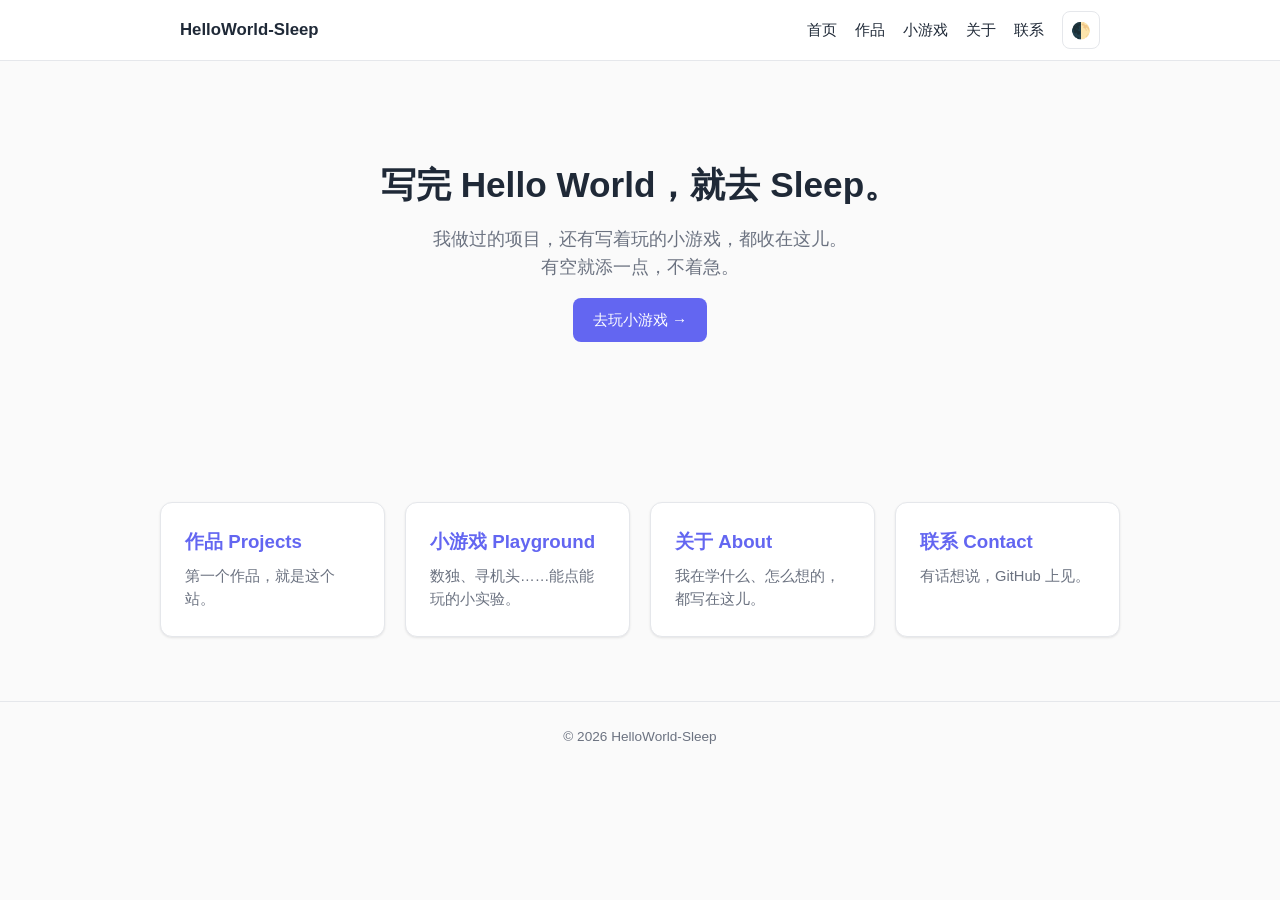
<file: index.html>
<!DOCTYPE html>
<html lang="zh-CN">
<head>
  <meta charset="UTF-8">
  <meta name="viewport" content="width=device-width, initial-scale=1.0">
  <title>HelloWorld-Sleep · 个人站</title>
  <link rel="stylesheet" href="css/base.css">
</head>
<body>
  <header class="site-header">
    <nav class="nav container">
      <a href="index.html" class="brand">HelloWorld-Sleep</a>
      <button class="nav-toggle" aria-label="打开菜单">☰</button>
      <ul class="nav-links">
        <li><a href="index.html">首页</a></li>
        <li><a href="projects.html">作品</a></li>
        <li><a href="playground.html">小游戏</a></li>
        <li><a href="about.html">关于</a></li>
        <li><a href="contact.html">联系</a></li>
        <li><button class="theme-toggle" aria-label="切换明暗">🌓</button></li>
      </ul>
    </nav>
  </header>

  <main>
    <section class="hero container">
      <h1>写完 Hello World，就去 Sleep。</h1>
      <p>我做过的项目，还有写着玩的小游戏，都收在这儿。<br>有空就添一点，不着急。</p>
      <a class="btn" href="playground.html">去玩小游戏 →</a>
    </section>

    <section class="section container">
      <div class="card-grid">
        <a class="card" href="projects.html">
          <h3>作品 Projects</h3>
          <p>第一个作品，就是这个站。</p>
        </a>
        <a class="card" href="playground.html">
          <h3>小游戏 Playground</h3>
          <p>数独、寻机头……能点能玩的小实验。</p>
        </a>
        <a class="card" href="about.html">
          <h3>关于 About</h3>
          <p>我在学什么、怎么想的，都写在这儿。</p>
        </a>
        <a class="card" href="contact.html">
          <h3>联系 Contact</h3>
          <p>有话想说，GitHub 上见。</p>
        </a>
      </div>
    </section>
  </main>

  <footer class="site-footer">
    <div class="container">© <span id="year"></span> HelloWorld-Sleep</div>
  </footer>

  <script src="js/site.js"></script>
</body>
</html>
</file>
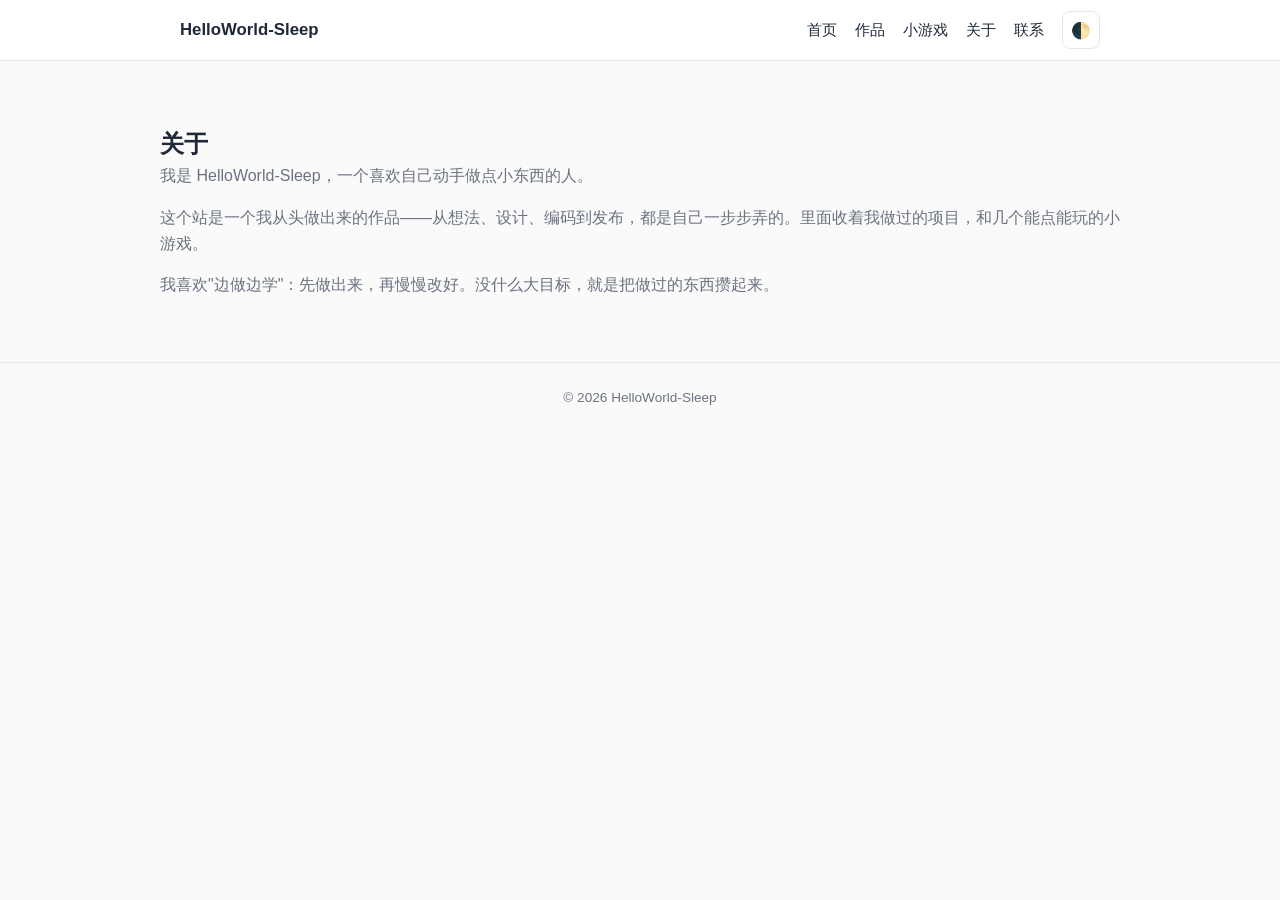
<file: about.html>
<!DOCTYPE html>
<html lang="zh-CN">
<head>
  <meta charset="UTF-8">
  <meta name="viewport" content="width=device-width, initial-scale=1.0">
  <title>关于 · HelloWorld-Sleep</title>
  <link rel="stylesheet" href="css/base.css">
</head>
<body>
  <header class="site-header">
    <nav class="nav container">
      <a href="index.html" class="brand">HelloWorld-Sleep</a>
      <button class="nav-toggle" aria-label="打开菜单">☰</button>
      <ul class="nav-links">
        <li><a href="index.html">首页</a></li>
        <li><a href="projects.html">作品</a></li>
        <li><a href="playground.html">小游戏</a></li>
        <li><a href="about.html">关于</a></li>
        <li><a href="contact.html">联系</a></li>
        <li><button class="theme-toggle" aria-label="切换明暗">🌓</button></li>
      </ul>
    </nav>
  </header>

  <main>
    <section class="section container">
      <h1>关于</h1>
      <p class="muted">我是 HelloWorld-Sleep，一个喜欢自己动手做点小东西的人。</p>
      <p class="muted" style="margin-top:16px;">这个站是一个我从头做出来的作品——从想法、设计、编码到发布，都是自己一步步弄的。里面收着我做过的项目，和几个能点能玩的小游戏。</p>
      <p class="muted" style="margin-top:16px;">我喜欢"边做边学"：先做出来，再慢慢改好。没什么大目标，就是把做过的东西攒起来。</p>
    </section>
  </main>

  <footer class="site-footer">
    <div class="container">© <span id="year"></span> HelloWorld-Sleep</div>
  </footer>

  <script src="js/site.js"></script>
</body>
</html>
</file>
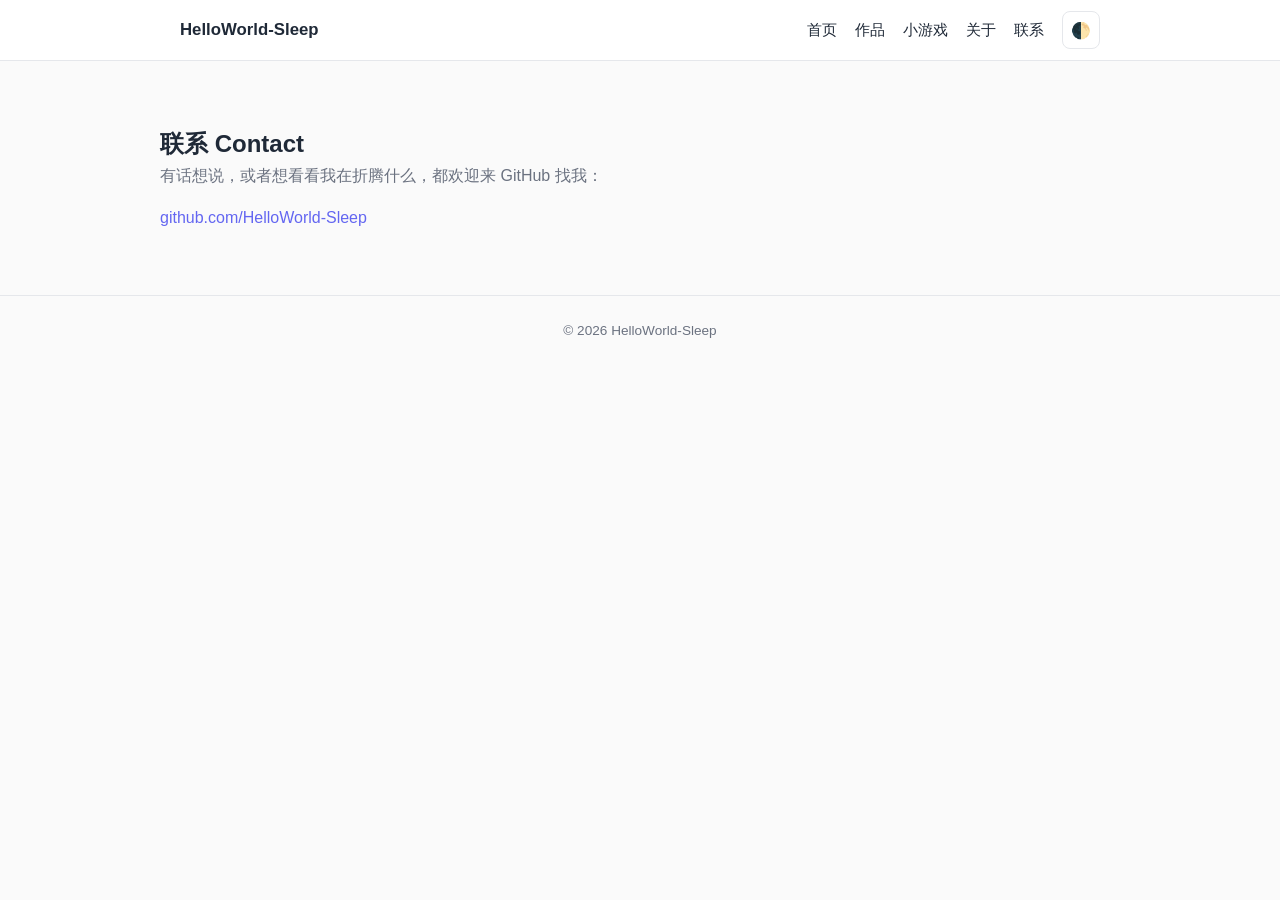
<file: contact.html>
<!DOCTYPE html>
<html lang="zh-CN">
<head>
  <meta charset="UTF-8">
  <meta name="viewport" content="width=device-width, initial-scale=1.0">
  <title>联系 · HelloWorld-Sleep</title>
  <link rel="stylesheet" href="css/base.css">
</head>
<body>
  <header class="site-header">
    <nav class="nav container">
      <a href="index.html" class="brand">HelloWorld-Sleep</a>
      <button class="nav-toggle" aria-label="打开菜单">☰</button>
      <ul class="nav-links">
        <li><a href="index.html">首页</a></li>
        <li><a href="projects.html">作品</a></li>
        <li><a href="playground.html">小游戏</a></li>
        <li><a href="about.html">关于</a></li>
        <li><a href="contact.html">联系</a></li>
        <li><button class="theme-toggle" aria-label="切换明暗">🌓</button></li>
      </ul>
    </nav>
  </header>

  <main>
    <section class="section container">
      <h1>联系 Contact</h1>
      <p class="muted">有话想说，或者想看看我在折腾什么，都欢迎来 GitHub 找我：</p>
      <p class="muted" style="margin-top:16px;"><a href="https://github.com/HelloWorld-Sleep" target="_blank" rel="noopener">github.com/HelloWorld-Sleep</a></p>
    </section>
  </main>

  <footer class="site-footer">
    <div class="container">© <span id="year"></span> HelloWorld-Sleep</div>
  </footer>

  <script src="js/site.js"></script>
</body>
</html>
</file>
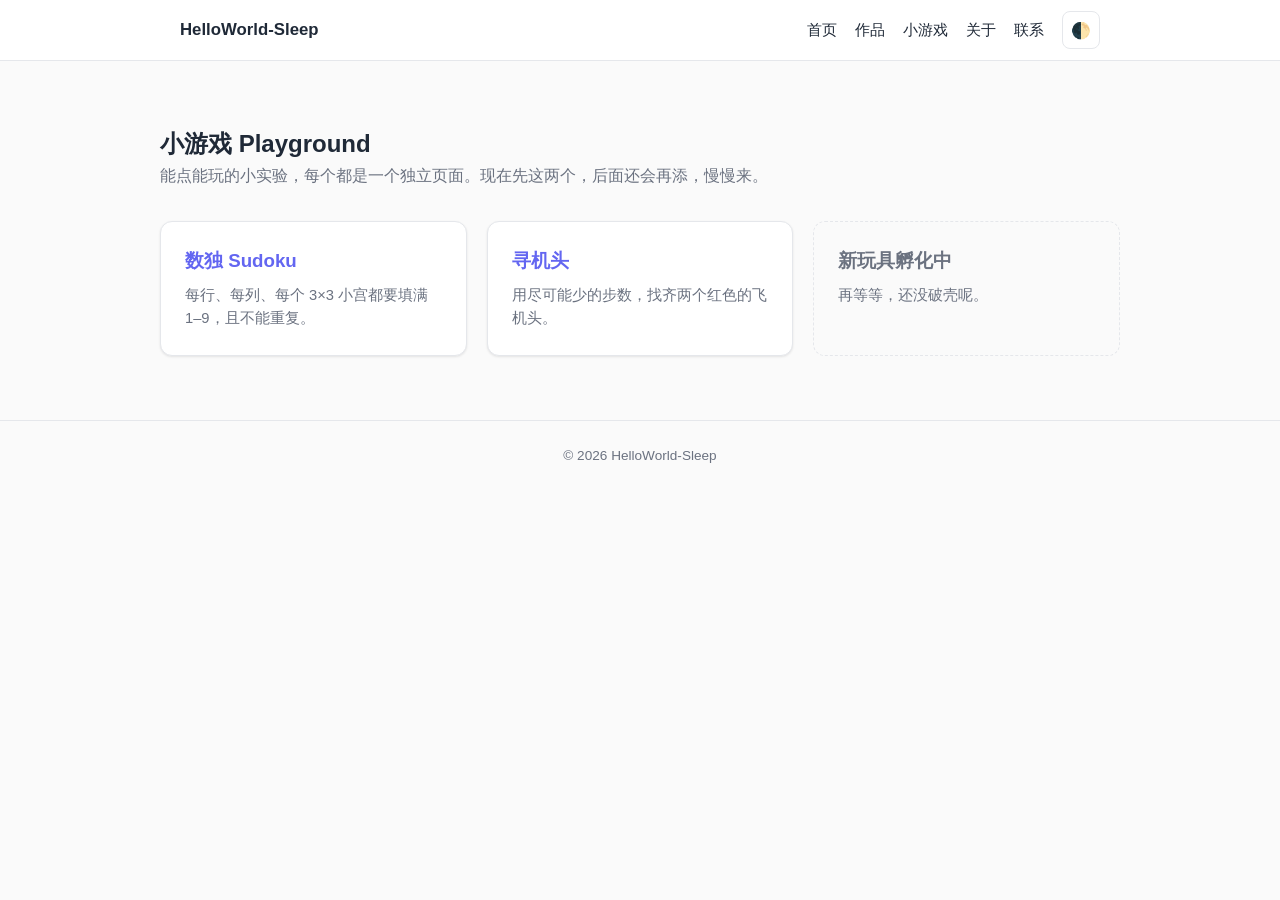
<file: playground.html>
<!DOCTYPE html>
<html lang="zh-CN">
<head>
  <meta charset="UTF-8">
  <meta name="viewport" content="width=device-width, initial-scale=1.0">
  <title>小游戏 · HelloWorld-Sleep</title>
  <link rel="stylesheet" href="css/base.css">
</head>
<body>
  <header class="site-header">
    <nav class="nav container">
      <a href="index.html" class="brand">HelloWorld-Sleep</a>
      <button class="nav-toggle" aria-label="打开菜单">☰</button>
      <ul class="nav-links">
        <li><a href="index.html">首页</a></li>
        <li><a href="projects.html">作品</a></li>
        <li><a href="playground.html">小游戏</a></li>
        <li><a href="about.html">关于</a></li>
        <li><a href="contact.html">联系</a></li>
        <li><button class="theme-toggle" aria-label="切换明暗">🌓</button></li>
      </ul>
    </nav>
  </header>

  <main>
    <section class="section container">
      <h1>小游戏 Playground</h1>
      <p class="muted">能点能玩的小实验，每个都是一个独立页面。现在先这两个，后面还会再添，慢慢来。</p>
      <div class="card-grid">
        <a class="card" href="toys/sudoku.html">
          <h3>数独 Sudoku</h3>
          <p>每行、每列、每个 3×3 小宫都要填满 1–9，且不能重复。</p>
        </a>
        <a class="card" href="toys/plane.html">
          <h3>寻机头</h3>
          <p>用尽可能少的步数，找齐两个红色的飞机头。</p>
        </a>
        <div style="border:1px dashed var(--border); border-radius:var(--radius); padding:24px; background:transparent;">
          <h3 style="margin-bottom:8px; color:var(--text-muted);">新玩具孵化中</h3>
          <p class="muted" style="font-size:0.92rem;">再等等，还没破壳呢。</p>
        </div>
      </div>
    </section>
  </main>

  <footer class="site-footer">
    <div class="container">© <span id="year"></span> HelloWorld-Sleep</div>
  </footer>

  <script src="js/site.js"></script>
</body>
</html>
</file>
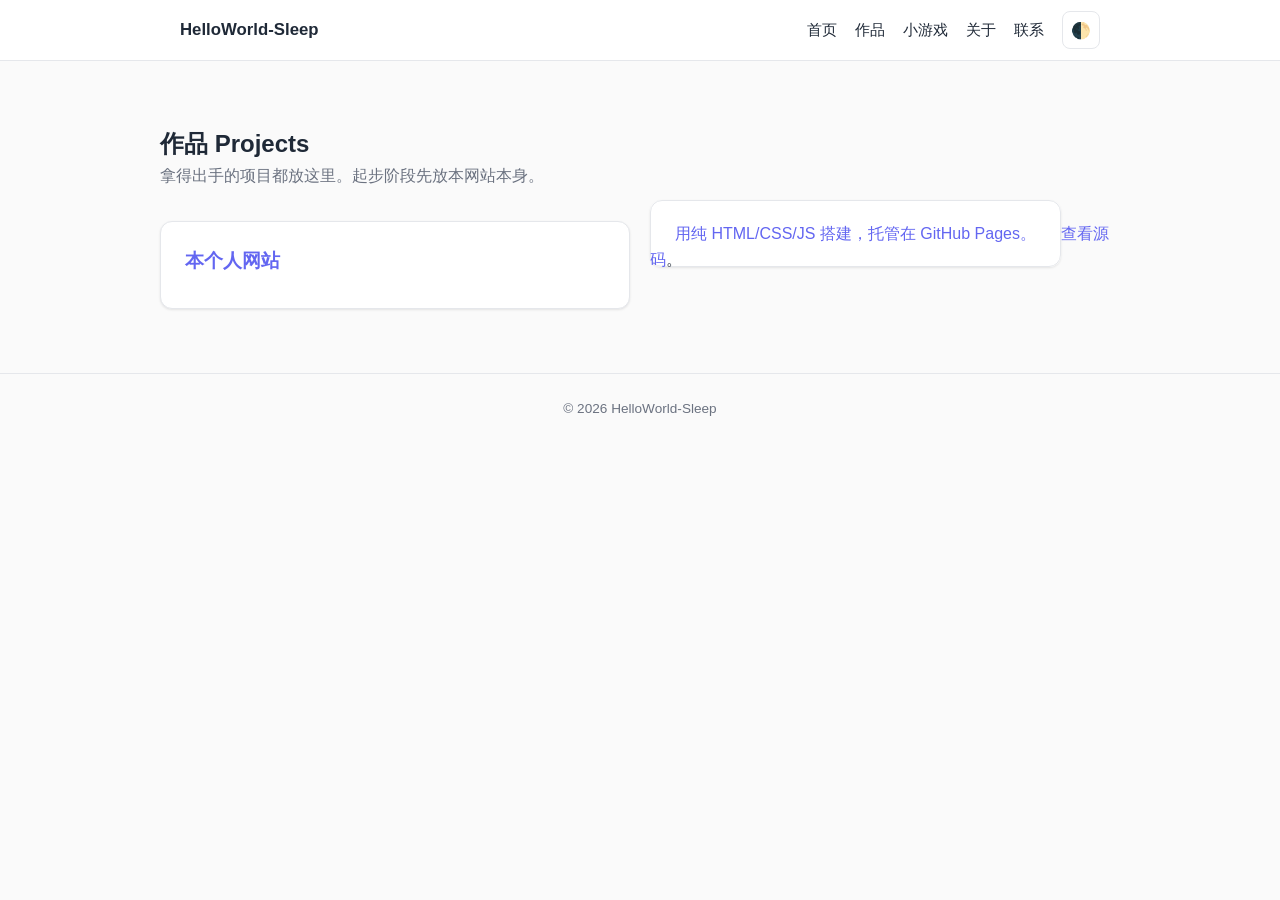
<file: projects.html>
<!DOCTYPE html>
<html lang="zh-CN">
<head>
  <meta charset="UTF-8">
  <meta name="viewport" content="width=device-width, initial-scale=1.0">
  <title>作品 · HelloWorld-Sleep</title>
  <link rel="stylesheet" href="css/base.css">
</head>
<body>
  <header class="site-header">
    <nav class="nav container">
      <a href="index.html" class="brand">HelloWorld-Sleep</a>
      <button class="nav-toggle" aria-label="打开菜单">☰</button>
      <ul class="nav-links">
        <li><a href="index.html">首页</a></li>
        <li><a href="projects.html">作品</a></li>
        <li><a href="playground.html">小游戏</a></li>
        <li><a href="about.html">关于</a></li>
        <li><a href="contact.html">联系</a></li>
        <li><button class="theme-toggle" aria-label="切换明暗">🌓</button></li>
      </ul>
    </nav>
  </header>

  <main>
    <section class="section container">
      <h1>作品 Projects</h1>
      <p class="muted">拿得出手的项目都放这里。起步阶段先放本网站本身。</p>
      <div class="card-grid">
        <a class="card" href="#">
          <h3>本个人网站</h3>
          <p>用纯 HTML/CSS/JS 搭建，托管在 GitHub Pages。<a href="https://github.com/HelloWorld-Sleep/helloworld-sleep.github.io">查看源码</a>。</p>
        </a>
      </div>
    </section>
  </main>

  <footer class="site-footer">
    <div class="container">© <span id="year"></span> HelloWorld-Sleep</div>
  </footer>

  <script src="js/site.js"></script>
</body>
</html>
</file>
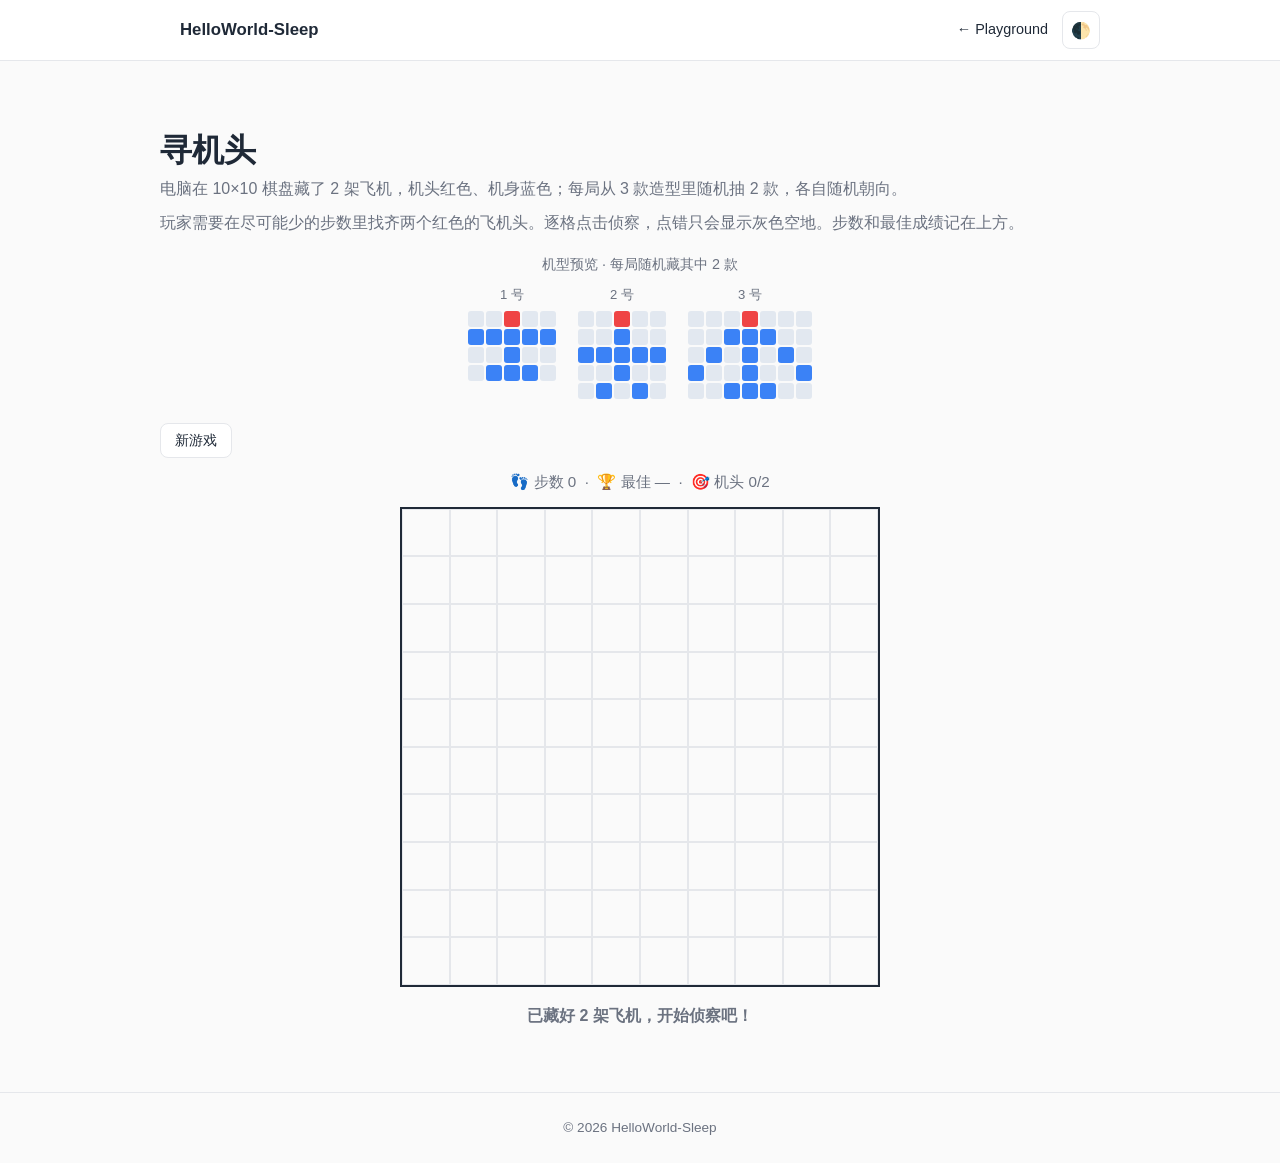
<file: toys/plane.html>
<!DOCTYPE html>
<html lang="zh-CN">
<head>
  <meta charset="UTF-8">
  <meta name="viewport" content="width=device-width, initial-scale=1.0">
  <title>寻机头 · HelloWorld-Sleep</title>
  <link rel="stylesheet" href="../css/base.css">
  <link rel="stylesheet" href="plane.css">
</head>
<body>
  <header class="site-header">
    <nav class="nav container">
      <a href="../playground.html" class="brand">HelloWorld-Sleep</a>
      <div class="nav-right">
        <a href="../playground.html" class="back-link">← Playground</a>
        <button class="theme-toggle" aria-label="切换明暗">🌓</button>
      </div>
    </nav>
  </header>

  <main class="container section">
    <h1>寻机头</h1>
    <p class="muted">电脑在 10×10 棋盘藏了 2 架飞机，机头红色、机身蓝色；每局从 3 款造型里随机抽 2 款，各自随机朝向。</p>
    <p class="muted" style="margin-top:8px;">玩家需要在尽可能少的步数里找齐两个红色的飞机头。逐格点击侦察，点错只会显示灰色空地。步数和最佳成绩记在上方。</p>

    <div class="legend-wrap">
      <p class="legend-title">机型预览 · 每局随机藏其中 2 款</p>
      <div id="legend" class="plane-legend"></div>
    </div>

    <div class="controls">
      <button class="btn-sm" id="newBtn">新游戏</button>
    </div>

    <p class="status">
      👣 步数 <span id="steps">0</span>
      &nbsp;·&nbsp; 🏆 最佳 <span id="best">—</span>
      &nbsp;·&nbsp; 🎯 机头 <span id="heads">0</span>/<span id="total">2</span>
    </p>

    <div class="board-wrap">
      <div id="grid" class="plane-grid" aria-label="游戏棋盘"></div>
    </div>

    <p id="msg" class="msg"></p>
  </main>

  <footer class="site-footer">
    <div class="container">© <span id="year"></span> HelloWorld-Sleep</div>
  </footer>

  <script src="../js/site.js"></script>
  <script src="plane.js"></script>
</body>
</html>
</file>
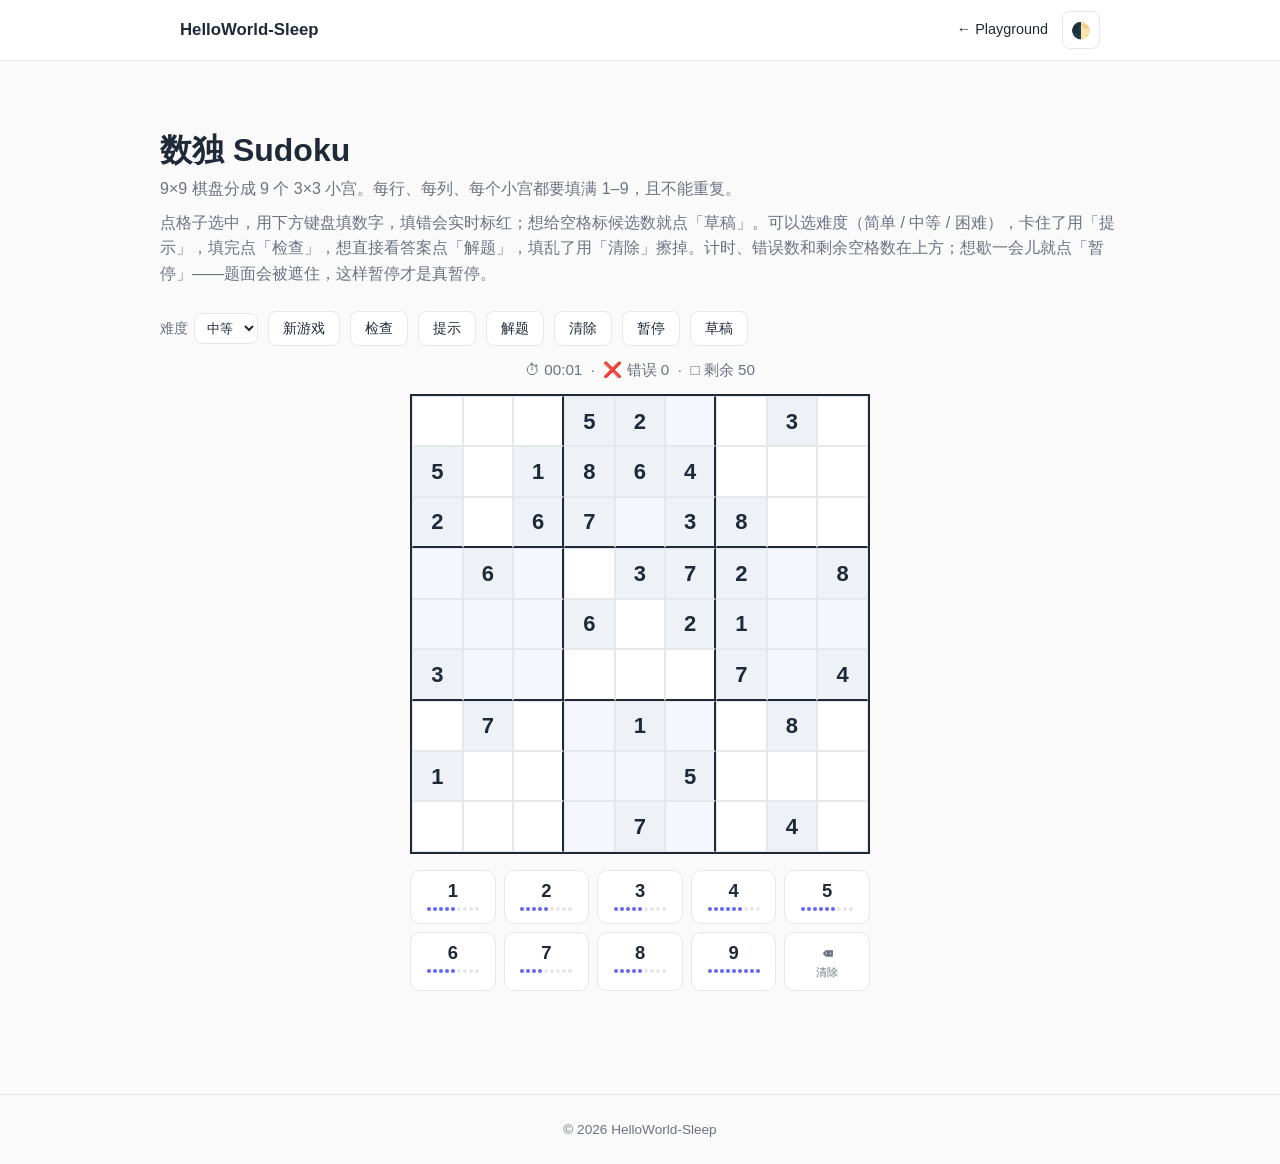
<file: toys/sudoku.html>
<!DOCTYPE html>
<html lang="zh-CN">
<head>
  <meta charset="UTF-8">
  <meta name="viewport" content="width=device-width, initial-scale=1.0">
  <title>数独 Sudoku · HelloWorld-Sleep</title>
  <link rel="stylesheet" href="../css/base.css">
  <link rel="stylesheet" href="sudoku.css">
</head>
<body>
  <header class="site-header">
    <nav class="nav container">
      <a href="../index.html" class="brand">HelloWorld-Sleep</a>
      <div class="nav-right">
        <a href="../playground.html" class="back-link">← Playground</a>
        <button class="theme-toggle" aria-label="切换明暗">🌓</button>
      </div>
    </nav>
  </header>

  <main class="container section">
    <h1>数独 Sudoku</h1>
    <p class="muted">9×9 棋盘分成 9 个 3×3 小宫。每行、每列、每个小宫都要填满 1–9，且不能重复。</p>
    <p class="muted" style="margin-top:8px;">点格子选中，用下方键盘填数字，填错会实时标红；想给空格标候选数就点「草稿」。可以选难度（简单 / 中等 / 困难），卡住了用「提示」，填完点「检查」，想直接看答案点「解题」，填乱了用「清除」擦掉。计时、错误数和剩余空格数在上方；想歇一会儿就点「暂停」——题面会被遮住，这样暂停才是真暂停。</p>

    <div class="controls">
      <label>难度
        <select id="difficulty">
          <option value="easy">简单</option>
          <option value="medium" selected>中等</option>
          <option value="hard">困难</option>
        </select>
      </label>
      <button class="btn-sm" id="newBtn">新游戏</button>
      <button class="btn-sm" id="checkBtn">检查</button>
      <button class="btn-sm" id="hintBtn">提示</button>
      <button class="btn-sm" id="solveBtn">解题</button>
      <button class="btn-sm" id="clearBtn">清除</button>
      <button class="btn-sm" id="pauseBtn">暂停</button>
      <button class="btn-sm" id="draftBtn">草稿</button>
    </div>

    <p class="status">⏱ <span id="timer">00:00</span> &nbsp;·&nbsp; ❌ 错误 <span id="mistakes">0</span> &nbsp;·&nbsp; □ 剩余 <span id="remain">0</span></p>

    <div class="board-wrap">
      <div id="grid" aria-label="数独棋盘"></div>
      <div id="pauseMask" class="pauseMask" title="点击继续">
        <div class="pause-title">已暂停</div>
        <div class="pause-sub">点击任意处继续</div>
      </div>
    </div>
    <div id="padFill" class="pad"></div>
    <div id="padDraft" class="pad" style="display:none"></div>
    <p id="msg" class="msg"></p>
  </main>

  <footer class="site-footer">
    <div class="container">© <span id="year"></span> HelloWorld-Sleep</div>
  </footer>

  <script src="../js/site.js"></script>
  <script src="sudoku.js"></script>
</body>
</html>
</file>
<file: css/base.css>
/* ===== 设计令牌：明暗双主题 ===== */
/* 所有颜色都写成变量，明暗切换只是换一组值 */
:root {
  --bg: #fafafa;
  --surface: #ffffff;
  --text: #1f2937;
  --text-muted: #6b7280;
  --border: #e5e7eb;
  --accent: #6366f1;
  --accent-hover: #4f46e5;
  --shadow: 0 1px 3px rgba(0, 0, 0, 0.06), 0 1px 2px rgba(0, 0, 0, 0.04);
  --radius: 12px;
  --maxw: 960px;
  --given-bg: #eef2f7;          /* 题板/给定格底色（浅灰，区别于空白与自填） */
  --accent-soft: rgba(99,102,241,0.18); /* 选中格的浅色底 */
}

[data-theme="dark"] {
  --bg: #0f172a;
  --surface: #1e293b;
  --text: #e2e8f0;
  --text-muted: #94a3b8;
  --border: #334155;
  --accent: #818cf8;
  --accent-hover: #a5b4fc;
  --shadow: 0 1px 3px rgba(0, 0, 0, 0.4);
  --given-bg: #16213a;          /* 暗色下题板底色（深蓝灰） */
  --accent-soft: rgba(129,140,248,0.22);
}

/* ===== 基础重置 ===== */
* { box-sizing: border-box; margin: 0; padding: 0; }
html { scroll-behavior: smooth; }
body {
  /* 系统字体栈：零加载、最快、最稳 */
  font-family: -apple-system, BlinkMacSystemFont, "Segoe UI", Roboto, "PingFang SC", "Microsoft YaHei", sans-serif;
  background: var(--bg);
  color: var(--text);
  line-height: 1.6;
  transition: background 0.2s, color 0.2s;
}
a { color: var(--accent); text-decoration: none; }
a:hover { color: var(--accent-hover); }
.container { max-width: var(--maxw); margin: 0 auto; padding: 0 20px; }

/* ===== 顶部导航 ===== */
.site-header {
  position: sticky; top: 0; z-index: 50;
  background: var(--surface);
  border-bottom: 1px solid var(--border);
}
.nav { display: flex; align-items: center; justify-content: space-between; height: 60px; }
.brand { font-weight: 700; color: var(--text); font-size: 1.05rem; }
.nav-links { display: flex; align-items: center; gap: 18px; list-style: none; }
.nav-links a { color: var(--text); font-size: 0.95rem; }
.nav-links a:hover { color: var(--accent); }
.theme-toggle, .nav-toggle {
  background: none; border: 1px solid var(--border);
  color: var(--text); border-radius: 8px;
  width: 38px; height: 38px; cursor: pointer; font-size: 1rem;
}
.nav-toggle { display: none; }

/* ===== 移动端：汉堡菜单（屏幕窄时收起链接） ===== */
@media (max-width: 640px) {
  .nav-toggle { display: block; }
  .nav-links {
    position: absolute; top: 60px; left: 0; right: 0;
    flex-direction: column; align-items: stretch; gap: 0;
    background: var(--surface); border-bottom: 1px solid var(--border);
    display: none;
  }
  .nav-links.open { display: flex; }
  .nav-links li { padding: 12px 20px; border-top: 1px solid var(--border); }
}

/* ===== 通用区块 ===== */
.section { padding: 64px 0; }
.hero { padding: 96px 0 64px; text-align: center; }
.hero h1 { font-size: 2.2rem; margin-bottom: 12px; }
.hero p { color: var(--text-muted); font-size: 1.1rem; max-width: 560px; margin: 0 auto; }
.muted { color: var(--text-muted); }

/* ===== 卡片 ===== */
.card-grid {
  display: grid; grid-template-columns: repeat(auto-fit, minmax(220px, 1fr));
  gap: 20px; margin-top: 32px;
}
.card {
  background: var(--surface); border: 1px solid var(--border);
  border-radius: var(--radius); padding: 24px; box-shadow: var(--shadow);
  transition: transform 0.15s, box-shadow 0.15s, border-color 0.15s;
}
.card:hover { transform: translateY(-4px); border-color: var(--accent); }
.card h3 { margin-bottom: 8px; }
.card p { color: var(--text-muted); font-size: 0.92rem; }

/* ===== 按钮 ===== */
.btn {
  display: inline-block; margin-top: 16px;
  background: var(--accent); color: #fff; padding: 10px 20px;
  border-radius: 8px; font-size: 0.95rem; transition: background 0.15s;
}
.btn:hover { background: var(--accent-hover); color: #fff; }

/* ===== 页脚 ===== */
.site-footer {
  border-top: 1px solid var(--border); padding: 24px 0;
  text-align: center; color: var(--text-muted); font-size: 0.85rem;
}
</file>
<file: toys/plane.css>
/* ===== 寻机头玩具专属样式 ===== */
.nav-right { display: flex; align-items: center; gap: 14px; }
.back-link { color: var(--text); font-size: 0.9rem; }
.back-link:hover { color: var(--accent); }

.controls { display: flex; flex-wrap: wrap; align-items: center; gap: 10px; margin: 24px 0 12px; }
.btn-sm {
  background: var(--surface); color: var(--text);
  border: 1px solid var(--border); border-radius: 8px;
  padding: 7px 14px; font-size: 0.9rem; cursor: pointer;
  transition: border-color 0.15s, color 0.15s, background 0.15s;
}
.btn-sm:hover { border-color: var(--accent); color: var(--accent); }

.status { text-align: center; color: var(--text-muted); font-size: 0.95rem; margin-top: 4px; }

/* 机型预览图鉴 */
.legend-wrap { margin: 18px 0 4px; text-align: center; }
.legend-title { font-size: 0.9rem; color: var(--text-muted); margin-bottom: 8px; }
.plane-legend { display: flex; flex-wrap: wrap; gap: 22px; justify-content: center; }
.legend-item { display: flex; flex-direction: column; align-items: center; gap: 6px; }
.legend-item .cap { font-size: 0.82rem; color: var(--text-muted); }
.mini-grid { display: grid; gap: 2px; }
.mini-cell { width: 16px; height: 16px; border-radius: 3px; }
.mini-cell.head { background: #ef4444; }
.mini-cell.body { background: #3b82f6; }
.mini-cell.empty { background: #e2e8f0; }
[data-theme="dark"] .mini-cell.empty { background: #1e293b; }

.board-wrap {
  position: relative;
  width: min(94vw, 480px);
  margin: 12px auto 0;
}

.plane-grid {
  display: grid;
  grid-template-columns: repeat(10, 1fr);
  grid-template-rows: repeat(10, 1fr);
  width: 100%;
  aspect-ratio: 1 / 1;
  border: 2px solid var(--text);
  background: var(--surface);
}

.cell {
  border: 1px solid var(--border);
  display: flex; align-items: center; justify-content: center;
  aspect-ratio: 1 / 1;
  font-size: clamp(12px, 3.4vw, 18px);
  cursor: pointer;
  user-select: none;
  transition: background 0.12s, color 0.12s;
  background: var(--bg);
}
.cell:hover:not(.revealed) { background: rgba(99,102,241,0.10); }
.cell.revealed { cursor: default; }

/* 状态：击空=灰色、机身=蓝色、机头=红色 */
.cell.miss { background: #cbd5e1; color: #64748b; }
.cell.miss::after { content: "·"; font-size: 1.4em; line-height: 1; }
.cell.body { background: #3b82f6; color: #fff; }
.cell.head { background: #ef4444; color: #fff; font-weight: 700; }

/* 暗色主题 */
[data-theme="dark"] .cell { background: #0f172a; }
[data-theme="dark"] .cell:hover:not(.revealed) { background: rgba(129,140,248,0.16); }
[data-theme="dark"] .cell.miss { background: #475569; color: #cbd5e1; }
[data-theme="dark"] .cell.body { background: #2563eb; }
[data-theme="dark"] .cell.head { background: #dc2626; }

.msg { text-align: center; margin-top: 16px; color: var(--text-muted); min-height: 1.4em; font-weight: 600; }

/* 胜利时棋盘轻微高亮 */
@keyframes pop { 0% { transform: scale(1); } 50% { transform: scale(1.02); } 100% { transform: scale(1); } }
.board-wrap.win { animation: pop 0.6s ease; }
</file>
<file: toys/sudoku.css>
/* ===== 数独玩具专属样式 ===== */
.nav-right { display: flex; align-items: center; gap: 14px; }
.back-link { color: var(--text); font-size: 0.9rem; }
.back-link:hover { color: var(--accent); }

.controls {
  display: flex; flex-wrap: wrap; align-items: center; gap: 10px;
  margin: 24px 0 12px;
}
.controls label { color: var(--text-muted); font-size: 0.9rem; display: flex; align-items: center; gap: 6px; }
.controls select {
  background: var(--surface); color: var(--text);
  border: 1px solid var(--border); border-radius: 8px; padding: 6px 8px;
}
.btn-sm {
  background: var(--surface); color: var(--text);
  border: 1px solid var(--border); border-radius: 8px;
  padding: 7px 14px; font-size: 0.9rem; cursor: pointer;
  transition: border-color 0.15s, color 0.15s, background 0.15s;
}
.btn-sm:hover { border-color: var(--accent); color: var(--accent); }
.btn-sm.active { background: var(--accent); color: #fff; border-color: var(--accent); }

.status { text-align: center; color: var(--text-muted); font-size: 0.95rem; margin-top: 4px; }

.board-wrap {
  position: relative;
  width: min(92vw, 460px);
  margin: 12px auto 0;
}
#grid {
  display: grid;
  grid-template-columns: repeat(9, 1fr);
  width: 100%;
  aspect-ratio: 1 / 1;
  border: 2px solid var(--text);
  background: var(--surface);
}
.cell {
  border: 1px solid var(--border);
  display: flex; align-items: center; justify-content: center;
  font-size: clamp(15px, 4.6vw, 22px);
  position: relative; cursor: pointer;
  transition: background 0.12s, box-shadow 0.12s;
}
.cell.br { border-right: 2px solid var(--text); }
.cell.bb { border-bottom: 2px solid var(--text); }
.cell.box-alt { background: rgba(99,102,241,0.06); }
/* 题目给定（题板）：灰底+黑字，像印刷好的固定信息，不可改 */
.cell.given { font-weight: 700; color: var(--text); background: var(--given-bg); cursor: default; }
.cell:hover:not(.given) { background: rgba(99,102,241,0.08); }
.cell-inner {
  width: 100%; height: 100%;
  display: flex; align-items: center; justify-content: center;
}
/* 自己填的：蓝色字 + 正常字重，明显区别于黑字灰底的给定，也区别于绿底的确认正确 */
.cell-inner.filled { font-weight: 500; color: var(--accent); }
.cell-notes {
  display: grid; grid-template-columns: repeat(3, 1fr);
  width: 100%; height: 100%;
}
.cell-notes span {
  display: flex; align-items: center; justify-content: center;
  font-size: 0.36em; line-height: 1; color: var(--text-muted);
}
/* 高亮层级：selected(描边环) > same > peer > box-alt */
.cell.peer { background: rgba(99,102,241,0.14); }
.cell.same { background: rgba(99,102,241,0.28); }
/* 选中：青蓝描边环 + 浅色底，叠加在任何内容上都能看清当前格 */
.cell.selected { box-shadow: inset 0 0 0 3px var(--accent); background: var(--accent-soft); }
.cell.selected .cell-inner { color: var(--text); }
/* 实时冲突（与别处重复）：红字提示 */
.cell.conflict .cell-inner { color: #dc2626; font-weight: 700; }
/* 检查后：错=红底红字；对=绿底绿字（确认填写成功） */
.cell.wrong { background: #fecaca; }
.cell.wrong .cell-inner { color: #b91c1c; font-weight: 700; }
.cell.right { background: #bbf7d0; }
.cell.right .cell-inner { color: #15803d; font-weight: 700; }

[data-theme="dark"] .cell.box-alt { background: rgba(129,140,248,0.10); }
[data-theme="dark"] .cell.peer { background: rgba(129,140,248,0.16); }
[data-theme="dark"] .cell.same { background: rgba(129,140,248,0.30); }
[data-theme="dark"] .cell.wrong { background: #7f1d1d; }
[data-theme="dark"] .cell.wrong .cell-inner { color: #fecaca; }
[data-theme="dark"] .cell.right { background: #14532d; }
[data-theme="dark"] .cell.right .cell-inner { color: #bbf7d0; }
[data-theme="dark"] .cell.conflict .cell-inner { color: #f87171; }

/* 数字键盘 */
.pad {
  display: grid; grid-template-columns: repeat(5, 1fr);
  gap: 8px; max-width: 460px; margin: 16px auto 0;
}
.pad-btn {
  display: flex; flex-direction: column; align-items: center; gap: 2px;
  padding: 10px 0; cursor: pointer;
  background: var(--surface); color: var(--text);
  border: 1px solid var(--border); border-radius: 10px;
  transition: border-color 0.12s, color 0.12s, background 0.12s;
}
.pad-btn:hover { border-color: var(--accent); color: var(--accent); }
.pad-btn:active { background: var(--accent); color: #fff; border-color: var(--accent); }
.pad-num { font-size: 1.15rem; font-weight: 600; line-height: 1.1; }
.pad-sub { font-size: 0.7rem; color: var(--text-muted); }
.pad-dots { display: flex; gap: 2px; justify-content: center; align-items: center; height: 8px; margin-top: 2px; }
.pad-dots .dot { width: 4px; height: 4px; border-radius: 50%; background: var(--border); transition: background 0.12s; }
.pad-dots .dot.on { background: var(--accent); }
.pad-btn.done .pad-dots { visibility: hidden; }
.pad-btn.done .pad-num { color: #16a34a; }
.pad-btn.done { border-color: #22c55e; }
.pad-btn.done .pad-num::after { content: " ✓"; font-size: 0.8em; }
.pad-erase .pad-num { color: var(--text-muted); }

.msg { text-align: center; margin-top: 16px; color: var(--text-muted); min-height: 1.4em; font-weight: 600; }

/* 暂停遮罩（美化版） */
@keyframes fadeIn { from { opacity: 0; } to { opacity: 1; } }
.pauseMask {
  position: absolute; inset: 0;
  display: none;
  flex-direction: column; align-items: center; justify-content: center;
  gap: 10px;
  background: linear-gradient(135deg, rgba(99,102,241,0.96), rgba(129,140,248,0.96));
  border-radius: 4px;
  cursor: pointer;
  z-index: 3;
  color: #fff; text-align: center;
  padding: 16px;
}
.pauseMask.show { display: flex; animation: fadeIn 0.18s ease; }
.pause-icon { font-size: 2.6rem; line-height: 1; opacity: 0.95; }
.pause-title { font-size: 1.5rem; font-weight: 700; }
.pause-sub { font-size: 0.9rem; opacity: 0.92; }
[data-theme="dark"] .pauseMask {
  background: linear-gradient(135deg, rgba(67,56,202,0.97), rgba(79,70,229,0.97));
}

/* 胜利小动画 */
@keyframes pop { 0% { transform: scale(1); } 50% { transform: scale(1.02); } 100% { transform: scale(1); } }
#grid.win { animation: pop 0.6s ease; }
</file>
